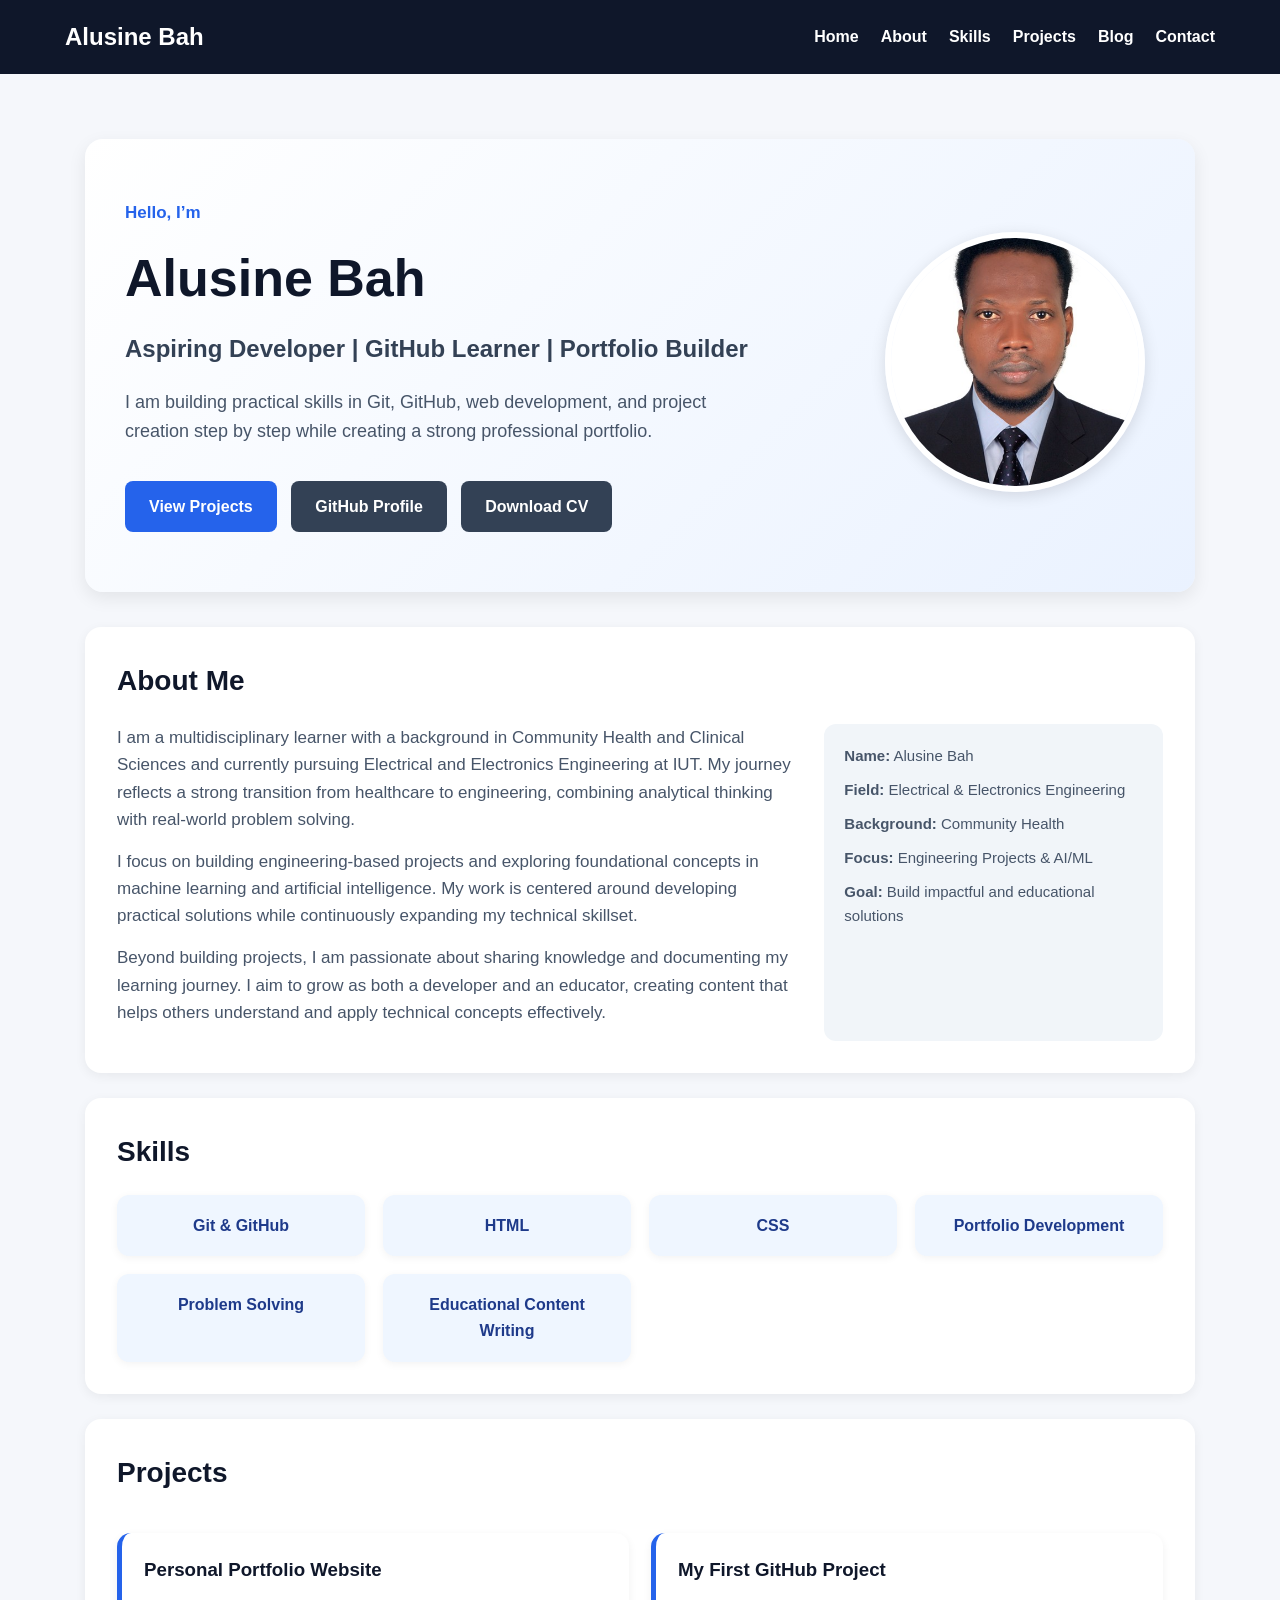
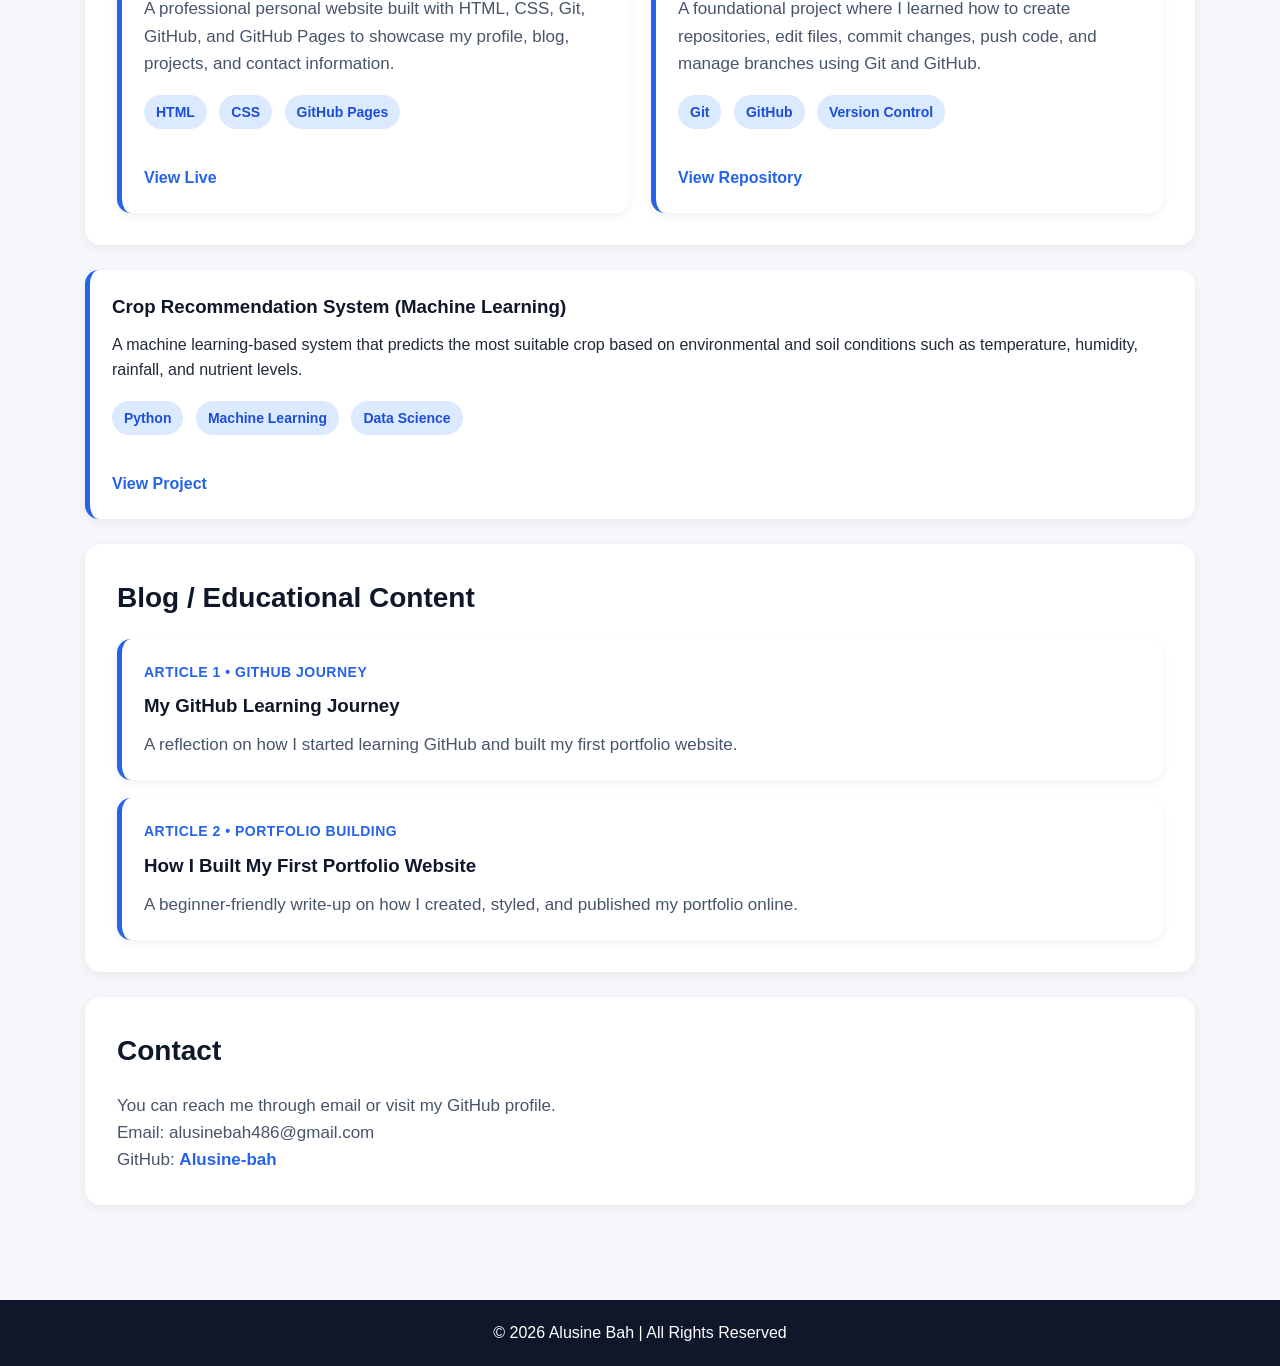
<file: index.html>
<!DOCTYPE html>
<html lang="en">
<head>
    <meta charset="UTF-8">
    <meta name="viewport" content="width=device-width, initial-scale=1.0">
    <title>Alusine Bah | Portfolio</title>
    <link rel="stylesheet" href="style.css">
</head>
<body>

    <nav>
        <div class="nav-container">
            <div class="logo">Alusine Bah</div>
            <ul class="nav-links">
                <li><a href="#hero">Home</a></li>
                <li><a href="#about">About</a></li>
                <li><a href="#skills">Skills</a></li>
                <li><a href="#projects">Projects</a></li>
                <li><a href="#blog">Blog</a></li>
                <li><a href="#contact">Contact</a></li>
            </ul>
        </div>
    </nav>

    <main class="container">

        <section id="hero" class="hero">
            <div class="hero-text">
                <p class="intro">Hello, I’m</p>
                <h1>Alusine Bah</h1>
                <h2>Aspiring Developer | GitHub Learner | Portfolio Builder</h2>
                <p class="hero-description">
                    I am building practical skills in Git, GitHub, web development, and project creation step by step while creating a strong professional portfolio.
                </p>

                <div class="hero-buttons">
                    <a href="#projects" class="btn">View Projects</a>
                    <a href="https://github.com/Alusine-bah" target="_blank" class="btn btn-secondary">GitHub Profile</a>
                    <a href="cv.pdf" target="_blank" class="btn btn-secondary">Download CV</a>
                </div>
            </div>

            <div class="hero-image">
                <img src="profile.jpg" alt="Alusine Bah">
            </div>
        </section>

        <section id="about" class="about">
    <h2>About Me</h2>

    <div class="about-grid">

        <div class="about-text">
            <p>
I am a multidisciplinary learner with a background in Community Health and Clinical Sciences and currently pursuing Electrical and Electronics Engineering at IUT. My journey reflects a strong transition from healthcare to engineering, combining analytical thinking with real-world problem solving.            </p>

            <p>
    I focus on building engineering-based projects and exploring foundational concepts in machine learning and artificial intelligence. My work is centered around developing practical solutions while continuously expanding my technical skillset.            </p>

            <p>
 Beyond building projects, I am passionate about sharing knowledge and documenting my learning journey. I aim to grow as both a developer and an educator, creating content that helps others understand and apply technical concepts effectively.            </p>
        </div>

        <div class="about-info">
    <p><strong>Name:</strong> Alusine Bah</p>
    <p><strong>Field:</strong> Electrical & Electronics Engineering</p>
    <p><strong>Background:</strong> Community Health</p>
    <p><strong>Focus:</strong> Engineering Projects & AI/ML</p>
    <p><strong>Goal:</strong> Build impactful and educational solutions</p>
</div>
    </div>
</section>

        <section id="skills">
            <h2>Skills</h2>
            <div class="skills-grid">
                <div class="skill-card">Git & GitHub</div>
                <div class="skill-card">HTML</div>
                <div class="skill-card">CSS</div>
                <div class="skill-card">Portfolio Development</div>
                <div class="skill-card">Problem Solving</div>
                <div class="skill-card">Educational Content Writing</div>
            </div>
        </section>

        <section id="projects">
    <h2>Projects</h2>

    <div class="projects-grid">

        <div class="project-card">
            <h3>Personal Portfolio Website</h3>
            <p>
                A professional personal website built with HTML, CSS, Git, GitHub, and GitHub Pages to showcase my profile, blog, projects, and contact information.
            </p>

            <div class="project-tags">
                <span>HTML</span>
                <span>CSS</span>
                <span>GitHub Pages</span>
            </div>

            <a href="https://alusine-bah.github.io/my-first-project/" target="_blank" class="project-link">View Live</a>
        </div>

        <div class="project-card">
            <h3>My First GitHub Project</h3>
            <p>
                A foundational project where I learned how to create repositories, edit files, commit changes, push code, and manage branches using Git and GitHub.
            </p>

            <div class="project-tags">
                <span>Git</span>
                <span>GitHub</span>
                <span>Version Control</span>
            </div>

            <a href="https://github.com/Alusine-bah/my-first-project" target="_blank" class="project-link">View Repository</a>
        </div>

    </div>
</section>
<div class="project-card">
    <h3>Crop Recommendation System (Machine Learning)</h3>

    <p>
        A machine learning-based system that predicts the most suitable crop based on environmental and soil conditions such as temperature, humidity, rainfall, and nutrient levels.
    </p>

    <div class="project-tags">
        <span>Python</span>
        <span>Machine Learning</span>
        <span>Data Science</span>
    </div>

    <a href="https://github.com/Alusine-bah/crop-recommendation-system" target="_blank" class="project-link">
        View Project
    </a>
</div>
        <section id="blog">
    <h2>Blog / Educational Content</h2>

    <a href="blog/post1.html" class="blog-card">
        <p class="blog-meta">Article 1 • GitHub Journey</p>
        <h3>My GitHub Learning Journey</h3>
        <p>A reflection on how I started learning GitHub and built my first portfolio website.</p>
    </a>

    <a href="blog/post2.html" class="blog-card">
        <p class="blog-meta">Article 2 • Portfolio Building</p>
        <h3>How I Built My First Portfolio Website</h3>
        <p>A beginner-friendly write-up on how I created, styled, and published my portfolio online.</p>
    </a>
</section>

        <section id="contact">
            <h2>Contact</h2>
            <p>You can reach me through email or visit my GitHub profile.</p>
            <p>Email: alusinebah486@gmail.com</p>
            <p>
                GitHub:
                <a href="https://github.com/Alusine-bah" target="_blank">Alusine-bah</a>
            </p>
        </section>

    </main>

    <footer>
        <p>© 2026 Alusine Bah | All Rights Reserved</p>
    </footer>

</body>
</html>
</file>
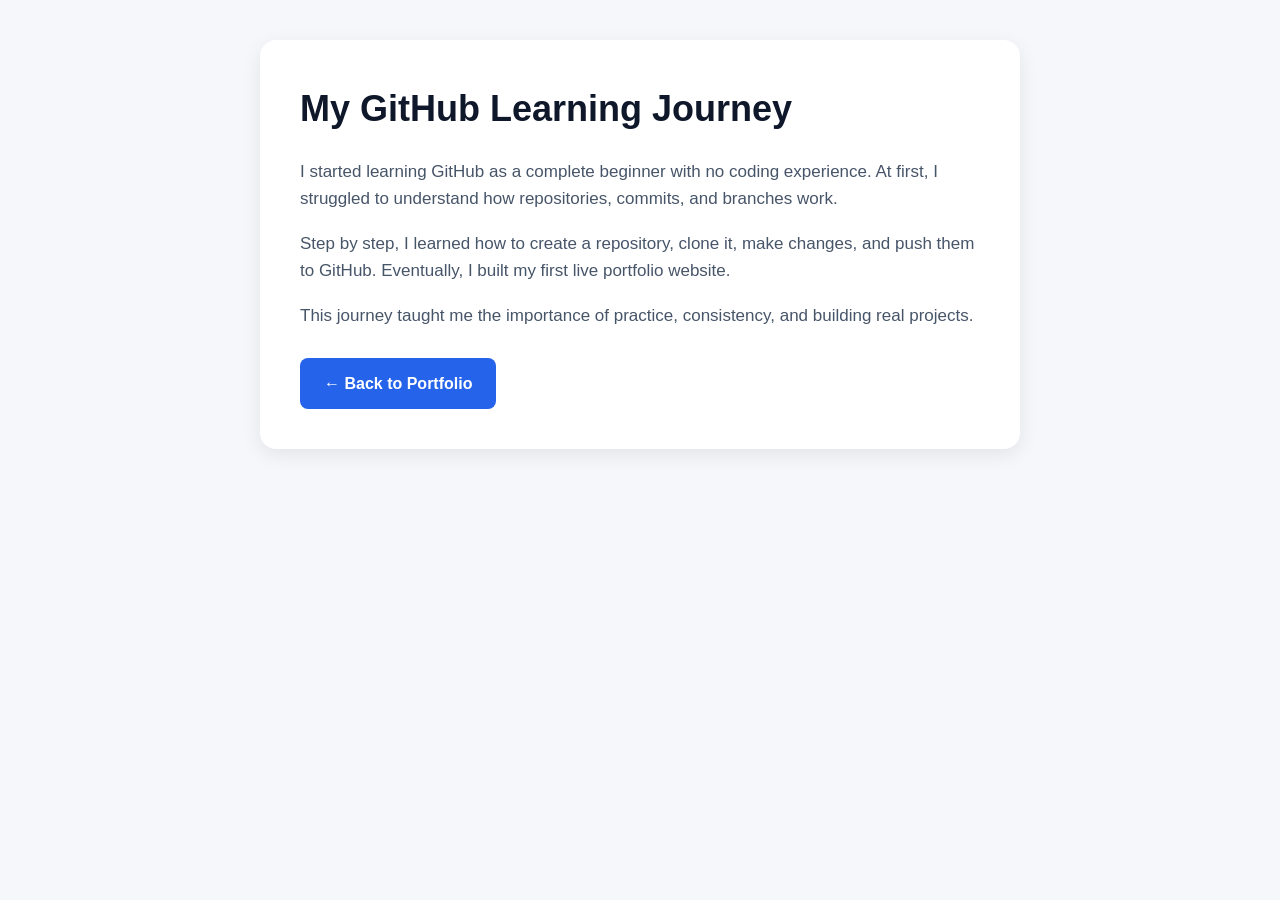
<file: blog/post1.html>
<!DOCTYPE html>
<html lang="en">
<head>
    <meta charset="UTF-8">
    <meta name="viewport" content="width=device-width, initial-scale=1.0">
    <title>My GitHub Learning Journey</title>
    <link rel="stylesheet" href="../style.css">
</head>
<body>

    <main class="container blog-page">

    <article class="blog-content">

        <h1>My GitHub Learning Journey</h1>

        <p class="blog-intro">
            I started learning GitHub as a complete beginner with no coding experience. 
            At first, I struggled to understand how repositories, commits, and branches work.
        </p>

        <p>
            Step by step, I learned how to create a repository, clone it, make changes, 
            and push them to GitHub. Eventually, I built my first live portfolio website.
        </p>

        <p>
            This journey taught me the importance of practice, consistency, and building real projects.
        </p>

        <a href="../index.html" class="btn">← Back to Portfolio</a>

    </article>

</main>
</file>
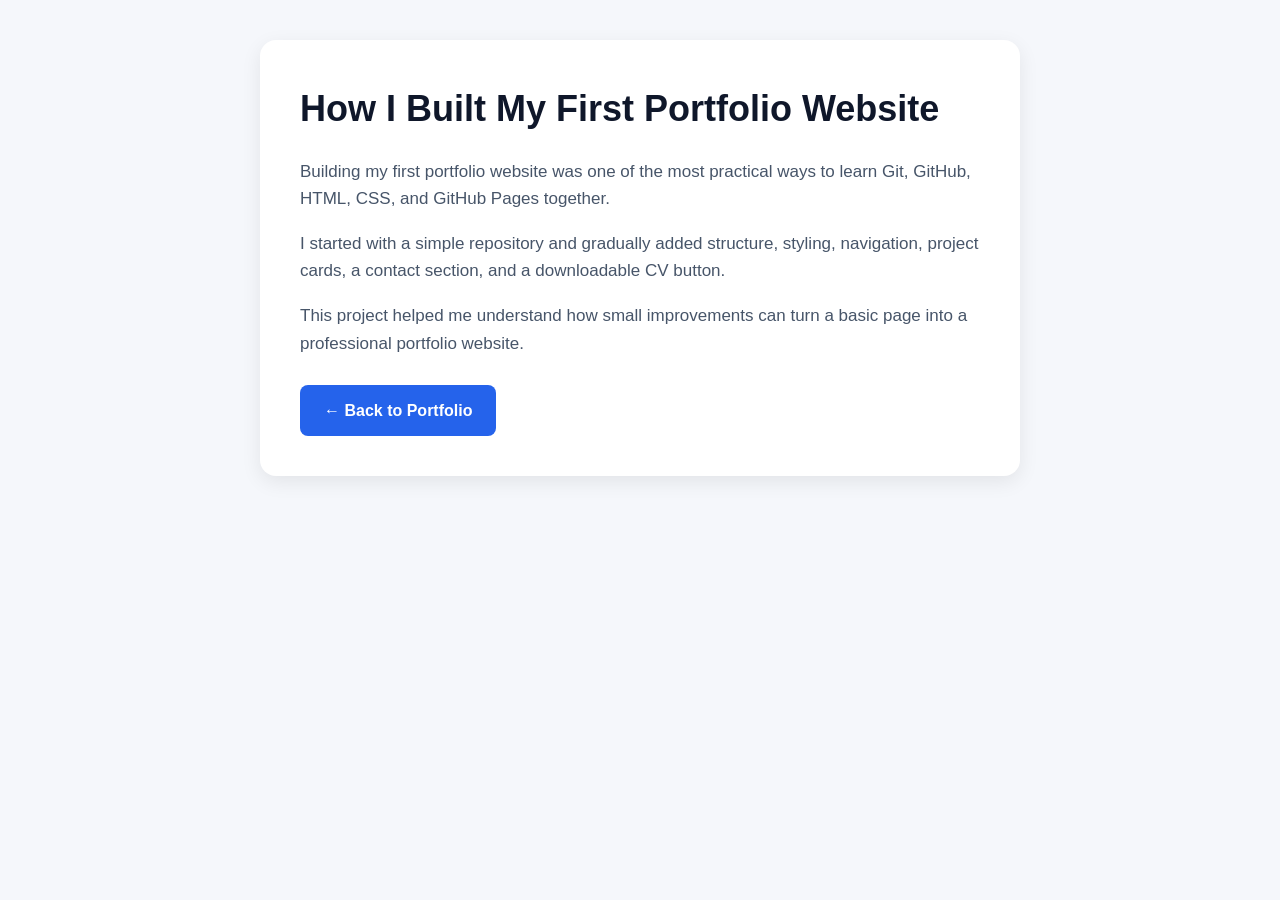
<file: blog/post2.html>
<!DOCTYPE html>
<html lang="en">
<head>
    <meta charset="UTF-8">
    <meta name="viewport" content="width=device-width, initial-scale=1.0">
    <title>How I Built My First Portfolio Website</title>
    <link rel="stylesheet" href="../style.css">
</head>
<body>

    <main class="container blog-page">
        <article class="blog-content">
            <h1>How I Built My First Portfolio Website</h1>

            <p class="blog-intro">
                Building my first portfolio website was one of the most practical ways to learn Git, GitHub, HTML, CSS, and GitHub Pages together.
            </p>

            <p>
                I started with a simple repository and gradually added structure, styling, navigation, project cards, a contact section, and a downloadable CV button.
            </p>

            <p>
                This project helped me understand how small improvements can turn a basic page into a professional portfolio website.
            </p>

            <a href="../index.html" class="btn">← Back to Portfolio</a>
        </article>
    </main>

</body>
</html>
</file>
<file: style.css>
* {
    margin: 0;
    padding: 0;
    box-sizing: border-box;
}

body {
    font-family: Arial, sans-serif;
    background: #f5f7fb;
    color: #1f2937;
    line-height: 1.6;
}

.container {
    width: 90%;
    max-width: 1150px;
    margin: auto;
    padding: 40px 20px;
}

nav {
    background: #0f172a;
    position: sticky;
    top: 0;
    z-index: 1000;
}

.nav-container {
    width: 90%;
    max-width: 1150px;
    margin: auto;
    display: flex;
    justify-content: space-between;
    align-items: center;
    padding: 18px 0;
}

.logo {
    color: white;
    font-size: 24px;
    font-weight: bold;
}

.nav-links {
    list-style: none;
    display: flex;
    gap: 22px;
}

.nav-links li {
    background: transparent;
    padding: 0;
    margin: 0;
}

.nav-links a {
    color: white;
    text-decoration: none;
    font-weight: bold;
    transition: 0.3s;
}

.nav-links a:hover {
    color: #38bdf8;
}

.hero {
    display: flex;
    align-items: center;
    justify-content: space-between;
    gap: 40px;
    background: linear-gradient(135deg, #ffffff, #eaf2ff);
    padding: 60px 40px;
    border-radius: 18px;
    box-shadow: 0 6px 18px rgba(0,0,0,0.08);
    margin-bottom: 35px;
}

.hero-text {
    flex: 1;
}

.intro {
    color: #2563eb;
    font-weight: bold;
    margin-bottom: 10px;
}

.hero h1 {
    font-size: 52px;
    color: #0f172a;
    margin-bottom: 10px;
}

.hero h2 {
    font-size: 24px;
    color: #334155;
    margin-bottom: 20px;
}

.hero-description {
    font-size: 18px;
    color: #475569;
    max-width: 600px;
    margin-bottom: 25px;
}

.hero-buttons {
    margin-top: 15px;
}

.btn {
    display: inline-block;
    background: #2563eb;
    color: white;
    text-decoration: none;
    padding: 13px 24px;
    border-radius: 8px;
    font-weight: bold;
    margin: 10px 10px 0 0;
    transition: 0.3s;
}

.btn:hover {
    background: #1d4ed8;
}

.btn-secondary {
    background: #334155;
}

.btn-secondary:hover {
    background: #1e293b;
}

.hero-image {
    flex: 0 0 280px;
    text-align: center;
}

.hero-image img {
    width: 260px;
    height: 260px;
    object-fit: cover;
    border-radius: 50%;
    border: 6px solid white;
    box-shadow: 0 4px 16px rgba(0,0,0,0.12);
}

section {
    background: white;
    padding: 32px;
    margin: 25px 0;
    border-radius: 16px;
    box-shadow: 0 3px 12px rgba(0,0,0,0.06);
}

section h2 {
    font-size: 28px;
    color: #0f172a;
    margin-bottom: 18px;
}

section p {
    font-size: 17px;
    color: #475569;
}

.skills-grid {
    display: grid;
    grid-template-columns: repeat(auto-fit, minmax(220px, 1fr));
    gap: 18px;
    margin-top: 20px;
}

.skill-card {
    background: #eff6ff;
    color: #1e3a8a;
    padding: 18px;
    border-radius: 12px;
    text-align: center;
    font-weight: bold;
    box-shadow: 0 2px 8px rgba(0,0,0,0.05);
}

.project-card,
.blog-card {
    text-decoration: none;
    display: block;
    color: inherit;
    background: #ffffff;
    padding: 22px;
    margin-top: 18px;
    border-radius: 14px;
    border-left: 5px solid #2563eb;
    box-shadow: 0 3px 10px rgba(0,0,0,0.06);
    transition: transform 0.3s, box-shadow 0.3s;
}

.project-card:hover,
.blog-card:hover {
    transform: translateY(-4px);
    box-shadow: 0 8px 22px rgba(0,0,0,0.10);
}

.project-card h3,
.blog-card h3 {
    color: #0f172a;
    margin-bottom: 10px;
}

#contact a {
    color: #2563eb;
    text-decoration: none;
    font-weight: bold;
}

#contact a:hover {
    text-decoration: underline;
}

footer {
    background: #0f172a;
    color: white;
    text-align: center;
    padding: 20px;
    margin-top: 30px;
}

@media (max-width: 900px)
 {
    .about-grid {
    grid-template-columns: 1fr;
}
    .hero {
        flex-direction: column-reverse;
        text-align: center;
    }

    .hero-description {
        margin: 0 auto 25px auto;
    }

    .hero-buttons .btn {
        display: inline-block;
    }

    .nav-container {
        flex-direction: column;
        gap: 15px;
    }

    .nav-links {
        flex-wrap: wrap;
        justify-content: center;
    }
}

@media (max-width: 600px) {
    .hero h1 {
        font-size: 38px;
    }

    .hero h2 {
        font-size: 20px;
    }

    .hero-image img {
        width: 200px;
        height: 200px;
    }

    .hero-buttons .btn {
        display: block;
        width: 100%;
        margin: 10px 0;
        text-align: center;
    }

    .container {
        width: 94%;
        padding: 25px 10px;
    }

    section {
        padding: 22px;
    }
}
.blog-page {
    max-width: 800px;
}

.blog-content {
    background: white;
    padding: 40px;
    border-radius: 16px;
    box-shadow: 0 6px 20px rgba(0,0,0,0.08);
}

.blog-content h1 {
    font-size: 36px;
    margin-bottom: 20px;
    color: #0f172a;
}

.blog-intro {
    font-size: 20px;
    font-weight: 500;
    margin-bottom: 20px;
    color: #334155;
}

.blog-content p {
    margin-bottom: 18px;
    font-size: 17px;
    color: #475569;
}
.blog-meta {
    font-size: 14px;
    font-weight: bold;
    color: #2563eb;
    margin-bottom: 8px;
    text-transform: uppercase;
    letter-spacing: 0.5px;
}
.about-grid {
    display: grid;
    grid-template-columns: 2fr 1fr;
    gap: 30px;
    margin-top: 20px;
}

.about-text p {
    margin-bottom: 15px;
}

.about-info {
    background: #f1f5f9;
    padding: 20px;
    border-radius: 12px;
}

.about-info p {
    margin-bottom: 10px;
    font-size: 15px;
}
.projects-grid {
    display: grid;
    grid-template-columns: repeat(auto-fit, minmax(280px, 1fr));
    gap: 22px;
    margin-top: 20px;
}

.project-tags {
    margin: 18px 0;
}

.project-tags span {
    display: inline-block;
    background: #dbeafe;
    color: #1d4ed8;
    font-size: 14px;
    font-weight: bold;
    padding: 6px 12px;
    border-radius: 20px;
    margin: 0 8px 8px 0;
}

.project-link {
    display: inline-block;
    margin-top: 10px;
    color: #2563eb;
    text-decoration: none;
    font-weight: bold;
}

.project-link:hover {
    text-decoration: underline;
}
</file>
